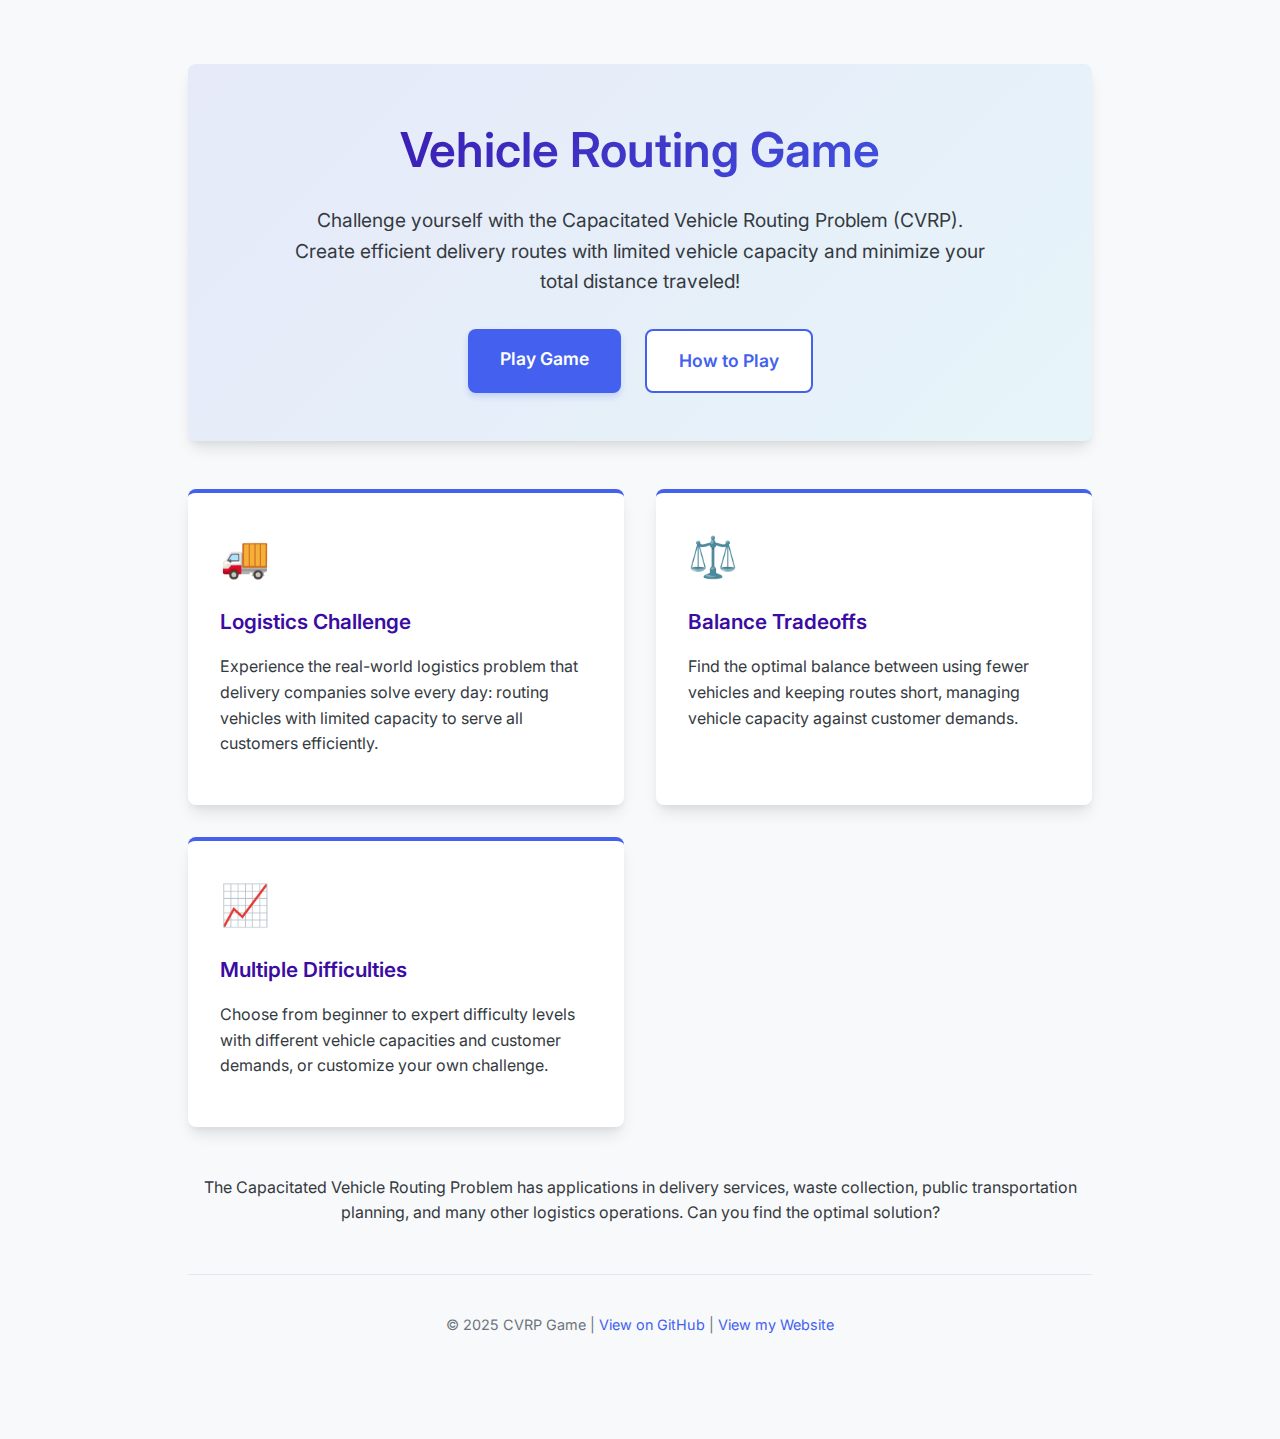
<file: index.html>
<!DOCTYPE html>
<html lang="en">

<head>
    <meta charset="UTF-8">
    <meta name="viewport" content="width=device-width, initial-scale=1.0, maximum-scale=1.0, user-scalable=no">
    <meta name="description"
        content="Interactive Capacitated Vehicle Routing Problem game - optimize delivery routes with limited vehicle capacity">
    <meta name="theme-color" content="#4361ee">
    <title>CVRP Game - Vehicle Routing Puzzle</title>
    <link rel="stylesheet" href="assets/css/modern-style.css">
    <link rel="stylesheet" href="assets/css/mobile-enhancements.css">
    <link rel="preconnect" href="https://fonts.googleapis.com">
    <link rel="preconnect" href="https://fonts.gstatic.com" crossorigin>
    <link href="https://fonts.googleapis.com/css2?family=Inter:wght@400;500;600;700&display=swap" rel="stylesheet">
    <link rel="icon"
        href="data:image/svg+xml,<svg xmlns=%22http://www.w3.org/2000/svg%22 viewBox=%220 0 100 100%22><text y=%22.9em%22 font-size=%2290%22>🚚</text></svg>">
    <style>
        /* Landing page specific styles */
        .landing-container {
            max-width: 1000px;
            margin: 0 auto;
            padding: 2rem 1.5rem;
            text-align: center;
        }

        .hero {
            background: linear-gradient(135deg, rgba(67, 97, 238, 0.1) 0%, rgba(76, 201, 240, 0.1) 100%);
            border-radius: var(--border-radius);
            padding: 3rem 2rem;
            margin-bottom: 2rem;
            box-shadow: var(--card-shadow);
            animation: fadeIn 0.8s ease-out;
        }

        .hero h1 {
            font-size: 3rem;
            margin-bottom: 1rem;
        }

        .hero p {
            font-size: 1.2rem;
            max-width: 700px;
            margin: 0 auto 2rem auto;
            color: var(--text-color);
            line-height: 1.6;
        }

        .hero-buttons {
            display: flex;
            justify-content: center;
            gap: 1.5rem;
            margin-top: 2rem;
            flex-wrap: wrap;
        }

        .btn-primary {
            background-color: var(--primary-color);
            color: white;
            font-size: 1.1rem;
            padding: 1rem 2rem;
            border: none;
            border-radius: var(--border-radius);
            cursor: pointer;
            text-decoration: none;
            display: inline-block;
            font-weight: 600;
            transition: all var(--transition-speed);
            box-shadow: 0 4px 6px rgba(67, 97, 238, 0.2);
        }

        .btn-primary:hover {
            background-color: var(--primary-dark);
            transform: translateY(-3px);
            box-shadow: 0 7px 10px rgba(67, 97, 238, 0.3);
        }

        .btn-secondary {
            background-color: white;
            color: var(--primary-color);
            font-size: 1.1rem;
            padding: 1rem 2rem;
            border: 2px solid var(--primary-color);
            border-radius: var(--border-radius);
            cursor: pointer;
            text-decoration: none;
            display: inline-block;
            font-weight: 600;
            transition: all var(--transition-speed);
        }

        .btn-secondary:hover {
            background-color: var(--light-bg);
            transform: translateY(-3px);
            box-shadow: 0 4px 6px rgba(0, 0, 0, 0.1);
        }

        .features {
            display: grid;
            grid-template-columns: repeat(auto-fit, minmax(300px, 1fr));
            gap: 2rem;
            margin: 3rem 0;
        }

        .feature-card {
            background-color: white;
            border-radius: var(--border-radius);
            padding: 2rem;
            box-shadow: var(--card-shadow);
            transition: all var(--transition-speed);
            border-top: 4px solid var(--primary-color);
            text-align: left;
        }

        .feature-card:hover {
            transform: translateY(-5px);
            box-shadow: 0 12px 20px rgba(0, 0, 0, 0.1);
        }

        .feature-card h3 {
            color: var(--primary-dark);
            margin-bottom: 1rem;
            font-size: 1.3rem;
        }

        .feature-icon {
            font-size: 2.5rem;
            margin-bottom: 1rem;
            display: inline-block;
        }

        .demo-gif {
            max-width: 100%;
            border-radius: var(--border-radius);
            box-shadow: var(--card-shadow);
            margin: 2rem 0;
            border: 1px solid #e2e8f0;
        }

        @keyframes fadeIn {
            from {
                opacity: 0;
                transform: translateY(20px);
            }

            to {
                opacity: 1;
                transform: translateY(0);
            }
        }

        /* Mobile adjustments */
        @media (max-width: 768px) {
            .hero {
                padding: 2rem 1rem;
            }

            .hero h1 {
                font-size: 2.2rem;
            }

            .hero p {
                font-size: 1rem;
            }

            .btn-primary,
            .btn-secondary {
                width: 100%;
                margin-bottom: 0.5rem;
                padding: 0.9rem 1rem;
            }

            .hero-buttons {
                flex-direction: column;
                gap: 1rem;
            }

            .feature-card {
                padding: 1.5rem;
            }
        }
    </style>
</head>

<body>
    <div class="landing-container">
        <div class="hero">
            <h1>Vehicle Routing Game</h1>
            <p>Challenge yourself with the Capacitated Vehicle Routing Problem (CVRP). Create efficient delivery routes
                with limited vehicle capacity and minimize your total distance traveled!</p>

            <div class="hero-buttons">
                <a href="game.html" class="btn-primary">Play Game</a>
                <a href="how-to-play.html" class="btn-secondary">How to Play</a>
            </div>
        </div>

        <div class="features">
            <div class="feature-card">
                <div class="feature-icon">🚚</div>
                <h3>Logistics Challenge</h3>
                <p>Experience the real-world logistics problem that delivery companies solve every day: routing vehicles
                    with limited capacity to serve all customers efficiently.</p>
            </div>

            <div class="feature-card">
                <div class="feature-icon">⚖️</div>
                <h3>Balance Tradeoffs</h3>
                <p>Find the optimal balance between using fewer vehicles and keeping routes short, managing vehicle
                    capacity against customer demands.</p>
            </div>

            <div class="feature-card">
                <div class="feature-icon">📈</div>
                <h3>Multiple Difficulties</h3>
                <p>Choose from beginner to expert difficulty levels with different vehicle capacities and customer
                    demands, or customize your own challenge.</p>
            </div>
        </div>

        <p>The Capacitated Vehicle Routing Problem has applications in delivery services, waste collection, public
            transportation planning, and many other logistics operations. Can you find the optimal solution?</p>

        <footer>
            <p>© 2025 CVRP Game | <a href="https://github.com/jpjj/cvrp_game" target="_blank" rel="noopener">View on
                    GitHub</a> |
                <a href="https://jpjj.github.io" target="_blank" rel="noopener">View my Website</a>
            </p>
        </footer>
    </div>
</body>

</html>
</file>
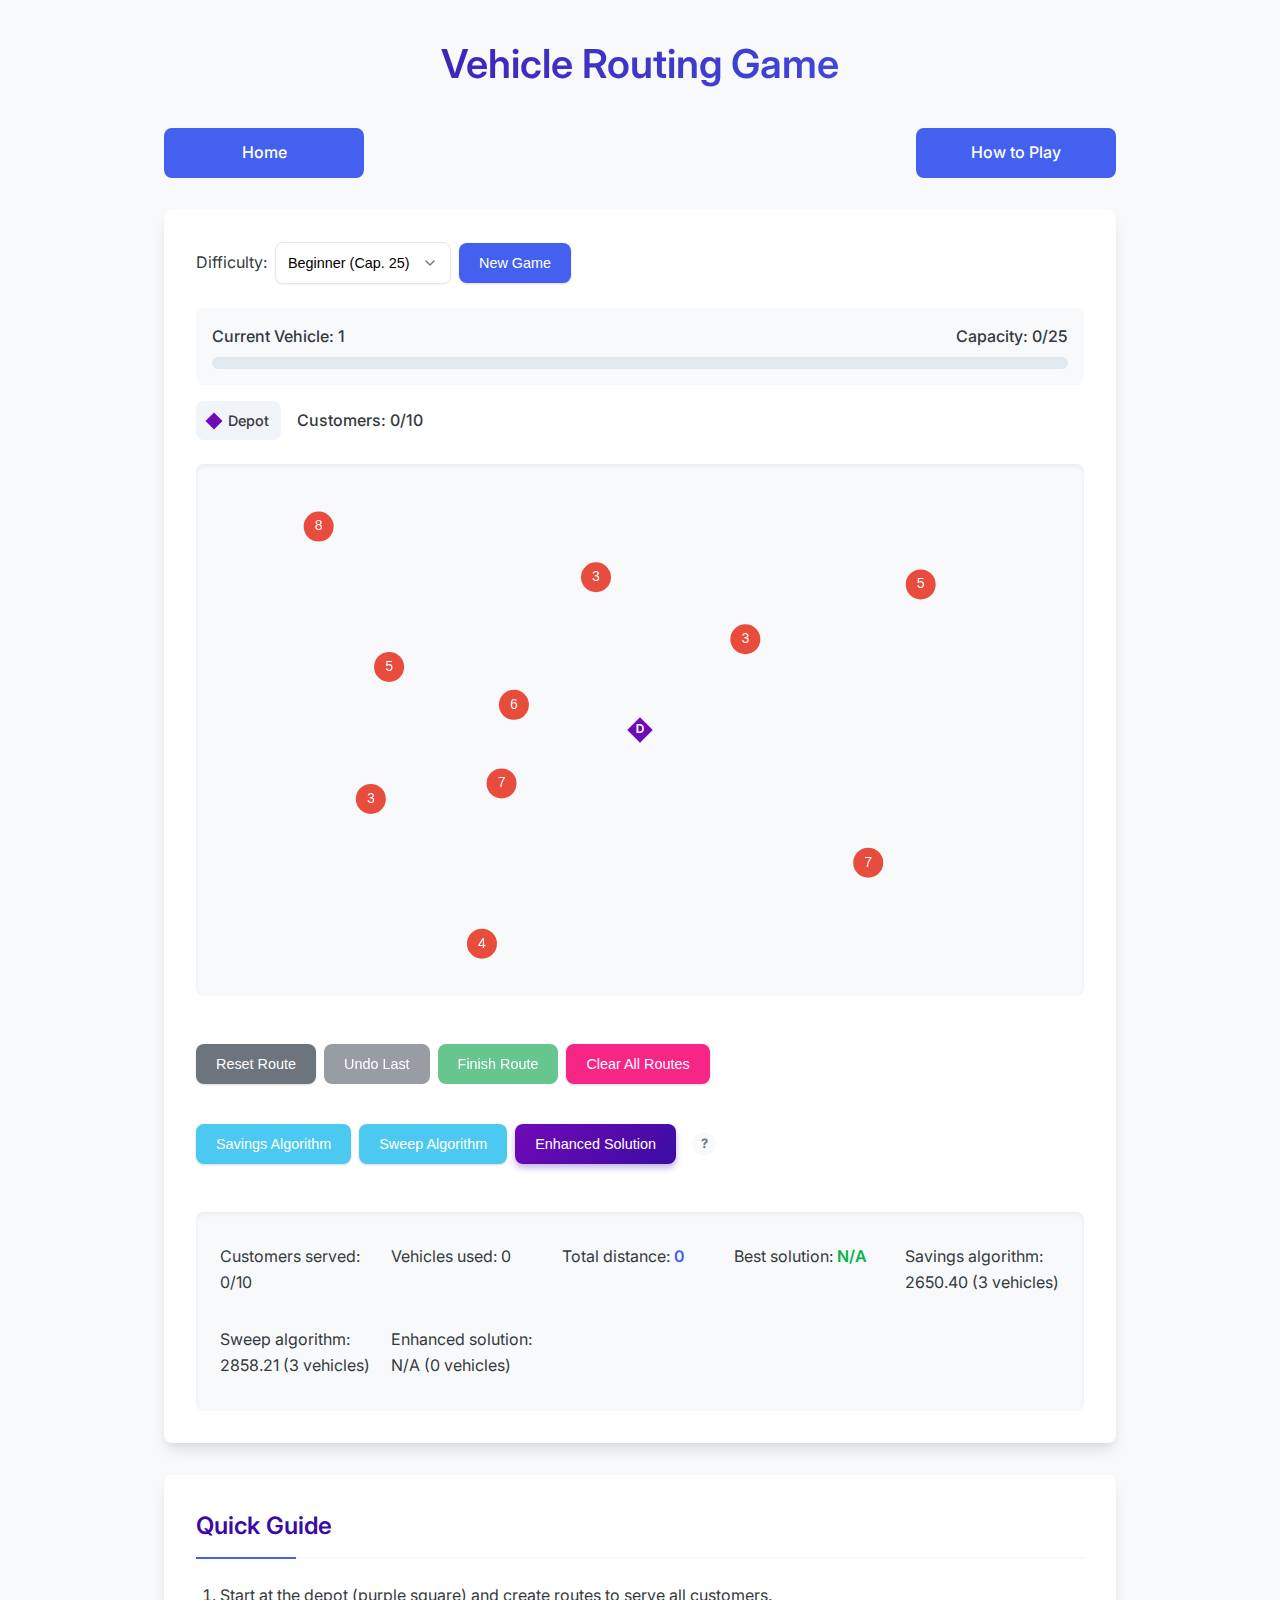
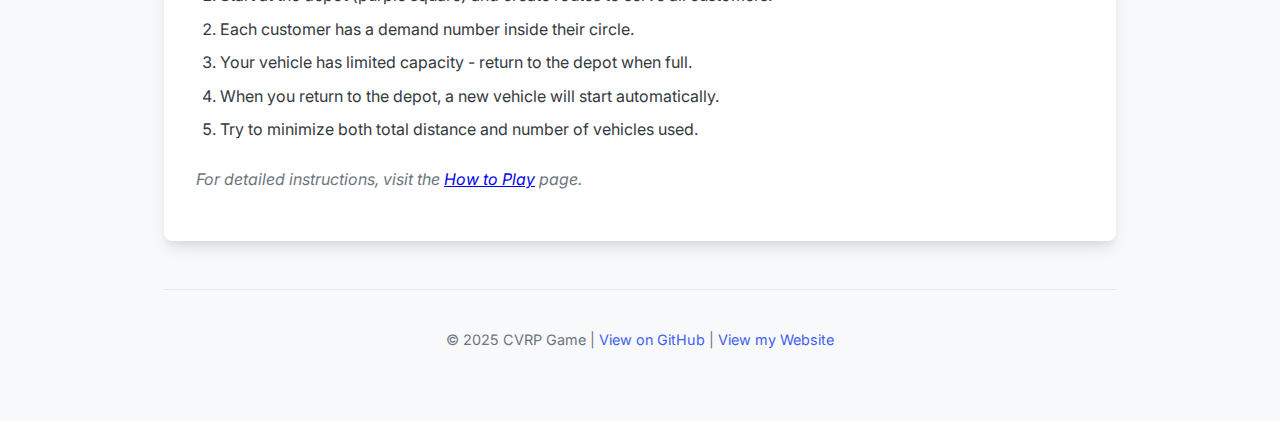
<file: game.html>
<!DOCTYPE html>
<html lang="en">

<head>
  <meta charset="UTF-8">
  <meta name="viewport" content="width=device-width, initial-scale=1.0, maximum-scale=1.0, user-scalable=no">
  <meta name="description"
    content="Interactive Capacitated Vehicle Routing Problem game - optimize delivery routes with limited vehicle capacity">
  <meta name="theme-color" content="#4361ee">
  <title>CVRP Game - Vehicle Routing Puzzle</title>
  <link rel="stylesheet" href="assets/css/modern-style.css">
  <link rel="stylesheet" href="assets/css/mobile-enhancements.css">
  <link rel="preconnect" href="https://fonts.googleapis.com">
  <link rel="preconnect" href="https://fonts.gstatic.com" crossorigin>
  <link href="https://fonts.googleapis.com/css2?family=Inter:wght@400;500;600;700&display=swap" rel="stylesheet">
  <link rel="icon"
    href="data:image/svg+xml,<svg xmlns=%22http://www.w3.org/2000/svg%22 viewBox=%220 0 100 100%22><text y=%22.9em%22 font-size=%2290%22>🚚</text></svg>">
  <style>
    /* Game-specific navigation */
    .nav-buttons {
      display: flex;
      justify-content: space-between;
      margin-bottom: 2rem;
      gap: 1rem;
      flex-wrap: wrap;
    }

    .nav-button {
      background-color: var(--primary-color);
      color: white;
      padding: 0.75rem 1.5rem;
      border: none;
      border-radius: var(--border-radius);
      cursor: pointer;
      text-decoration: none;
      font-weight: 500;
      transition: all var(--transition-speed);
      flex-grow: 1;
      text-align: center;
      max-width: 200px;
    }

    .nav-button:hover {
      background-color: var(--primary-dark);
      transform: translateY(-2px);
      box-shadow: 0 4px 6px rgba(0, 0, 0, 0.1);
    }

    /* Capacity bar styles */
    .capacity-container {
      margin: 1rem 0;
      background-color: var(--light-bg);
      padding: 1rem;
      border-radius: var(--border-radius);
    }

    .capacity-label {
      display: flex;
      justify-content: space-between;
      margin-bottom: 0.5rem;
      font-weight: 500;
    }

    .capacity-bar {
      height: 12px;
      background-color: #e2e8f0;
      border-radius: 6px;
      overflow: hidden;
      position: relative;
    }

    .capacity-fill {
      height: 100%;
      background: linear-gradient(to right, #4cc9f0, #4361ee);
      border-radius: 6px;
      transition: width 0.3s ease;
    }

    /* Vehicle counter styles */
    .vehicle-counter {
      display: inline-flex;
      align-items: center;
      justify-content: center;
      background-color: var(--primary-color);
      color: white;
      border-radius: 50%;
      width: 24px;
      height: 24px;
      margin-left: 8px;
      font-weight: bold;
      font-size: 0.9rem;
    }

    /* Route information styles */
    .route-info {
      display: flex;
      flex-wrap: wrap;
      gap: 1rem;
      margin: 1rem 0;
    }

    .route-card {
      background-color: var(--light-bg);
      padding: 0.75rem 1rem;
      border-radius: var(--border-radius);
      display: flex;
      align-items: center;
      font-size: 0.9rem;
    }

    .route-color {
      width: 12px;
      height: 12px;
      border-radius: 50%;
      margin-right: 8px;
    }

    /* Depot indicator styles */
    .depot-indicator {
      display: inline-flex;
      align-items: center;
      background-color: #f1f5f9;
      padding: 0.5rem 0.75rem;
      border-radius: var(--border-radius);
      font-size: 0.9rem;
      margin-right: 1rem;
    }

    .depot-symbol {
      display: inline-block;
      width: 12px;
      height: 12px;
      background-color: #7209b7;
      transform: rotate(45deg);
      margin-right: 8px;
    }

    /* Tour completion modal styles */
    .modal-overlay {
      display: none;
      position: fixed;
      top: 0;
      left: 0;
      width: 100%;
      height: 100%;
      background-color: rgba(0, 0, 0, 0.5);
      z-index: 1000;
      justify-content: center;
      align-items: center;
      backdrop-filter: blur(3px);
      animation: fadeIn 0.3s ease;
    }

    .modal-content {
      background-color: white;
      border-radius: var(--border-radius);
      box-shadow: 0 15px 30px rgba(0, 0, 0, 0.15);
      max-width: 500px;
      width: 90%;
      max-height: 90vh;
      overflow-y: auto;
      position: relative;
      animation: slideUp 0.4s ease;
    }

    .modal-header {
      padding: 1.5rem;
      border-bottom: 1px solid #e2e8f0;
      background: linear-gradient(135deg, var(--primary-dark) 0%, var(--primary-color) 100%);
      color: white;
      border-radius: var(--border-radius) var(--border-radius) 0 0;
      text-align: center;
    }

    .modal-header h2 {
      margin: 0;
      color: white;
      font-weight: 600;
    }

    .modal-body {
      padding: 1.5rem;
    }

    .modal-footer {
      padding: 1rem 1.5rem;
      border-top: 1px solid #e2e8f0;
      display: flex;
      justify-content: space-between;
      gap: 1rem;
    }

    .modal-btn {
      padding: 0.75rem 1.25rem;
      border-radius: var(--border-radius);
      border: none;
      font-weight: 500;
      cursor: pointer;
      transition: all var(--transition-speed);
      flex: 1;
    }

    .primary-btn {
      background-color: var(--primary-color);
      color: white;
    }

    .primary-btn:hover {
      background-color: var(--primary-dark);
      transform: translateY(-2px);
      box-shadow: 0 4px 6px rgba(0, 0, 0, 0.1);
    }

    .secondary-btn {
      background-color: var(--light-bg);
      color: var(--text-color);
    }

    .secondary-btn:hover {
      background-color: #e2e8f0;
      transform: translateY(-2px);
      box-shadow: 0 4px 6px rgba(0, 0, 0, 0.1);
    }

    .modal-close {
      position: absolute;
      top: 1rem;
      right: 1.5rem;
      color: white;
      font-size: 1.5rem;
      font-weight: bold;
      cursor: pointer;
      transition: all var(--transition-speed);
      z-index: 10;
    }

    .modal-close:hover {
      transform: scale(1.1);
    }

    .result-summary {
      text-align: center;
      margin-bottom: 1.5rem;
      padding: 1rem;
      background-color: var(--light-bg);
      border-radius: var(--border-radius);
    }

    .highlight-value {
      font-size: 1.2rem;
      font-weight: 600;
      color: var(--primary-dark);
    }

    .rankings-container {
      margin-bottom: 1.5rem;
    }

    .rankings-container h3 {
      text-align: center;
      margin-bottom: 1rem;
      color: var(--primary-dark);
      position: relative;
    }

    .rankings-container h3::after {
      content: '';
      position: absolute;
      bottom: -4px;
      left: 50%;
      transform: translateX(-50%);
      width: 80px;
      height: 2px;
      background-color: var(--primary-color);
    }

    .rankings {
      display: flex;
      flex-direction: column;
      gap: 0.75rem;
    }

    .ranking-item {
      display: flex;
      justify-content: space-between;
      align-items: center;
      padding: 0.75rem 1rem;
      border-radius: var(--border-radius);
      transition: transform var(--transition-speed);
    }

    .rank-1 {
      background-color: rgba(255, 215, 0, 0.15);
      border-left: 4px solid gold;
    }

    .rank-2 {
      background-color: rgba(192, 192, 192, 0.15);
      border-left: 4px solid silver;
    }

    .rank-3 {
      background-color: rgba(205, 127, 50, 0.15);
      border-left: 4px solid #cd7f32;
    }

    .rank-4 {
      background-color: rgba(108, 117, 125, 0.1);
      border-left: 4px solid #6c757d;
    }

    .ranking-item:hover {
      transform: translateX(5px);
    }

    .ranking-name {
      display: flex;
      align-items: center;
      gap: 0.5rem;
      font-weight: 500;
    }

    .medal {
      font-size: 1.2rem;
    }

    .ranking-value {
      font-weight: 600;
    }

    .you {
      color: var(--primary-color);
    }

    .completion-message {
      text-align: center;
      margin-top: 1.5rem;
      padding: 1rem;
      border-radius: var(--border-radius);
      background-color: var(--light-bg);
      font-weight: 500;
    }

    @keyframes fadeIn {
      from {
        opacity: 0;
      }

      to {
        opacity: 1;
      }
    }

    @keyframes slideUp {
      from {
        transform: translateY(30px);
        opacity: 0;
      }

      to {
        transform: translateY(0);
        opacity: 1;
      }
    }

    /* Mobile responsiveness */
    @media (max-width: 480px) {
      .modal-content {
        width: 95%;
      }

      .modal-header {
        padding: 1rem;
      }

      .modal-body {
        padding: 1rem;
      }

      .modal-footer {
        flex-direction: column;
      }
    }
  </style>
</head>

<body>
  <h1>Vehicle Routing Game</h1>
  <div class="nav-buttons">
    <a href="index.html" class="nav-button">Home</a>
    <a href="how-to-play.html" class="nav-button">How to Play</a>
  </div>
  <div class="game-container">
    <div class="control-group">
      <label for="difficulty-select">Difficulty:</label>
      <select id="difficulty-select" aria-label="Select difficulty level">
        <option value="beginner" selected>Beginner (Cap. 25)</option>
        <option value="medium">Medium (Cap. 50)</option>
        <option value="hard">Hard (Cap. 100)</option>
        <option value="expert">Expert (Cap. 200)</option>
        <option value="custom">Custom</option>
      </select>
      <button id="new-game-btn" aria-label="Start new game">New Game</button>

      <div id="custom-settings-container" style="display: none;">
        <label for="custom-capacity">Vehicle capacity:</label>
        <input type="number" id="custom-capacity" min="10" max="500" value="50" aria-label="Custom vehicle capacity">

        <label for="custom-locations">Number of customers:</label>
        <input type="number" id="custom-locations" min="5" max="50" value="15"
          aria-label="Custom number of customer locations">
      </div>
    </div>

    <div class="capacity-container">
      <div class="capacity-label">
        <span>Current Vehicle: <span id="vehicle-number">1</span></span>
        <span>Capacity: <span id="current-load">0</span>/<span id="max-capacity">25</span></span>
      </div>
      <div class="capacity-bar">
        <div class="capacity-fill" style="width: 0%"></div>
      </div>
    </div>

    <div class="location-info">
      <span class="depot-indicator"><span class="depot-symbol"></span>Depot</span>
      <span>Customers: <span id="customers-visited">0</span>/<span id="total-customers">10</span></span>
    </div>

    <canvas id="cvrp-canvas" width="700" height="400" aria-label="Game board with locations to connect"
      role="img"></canvas>

    <div class="route-info" id="route-info">
      <!-- Routes will be added here dynamically -->
    </div>

    <div class="controls">
      <div class="control-group">
        <button id="reset-route-btn" aria-label="Reset current route">Reset Route</button>
        <button id="undo-btn" disabled aria-label="Undo last location selection">Undo Last</button>
        <button id="finish-route-btn" disabled aria-label="Finish current route">Finish Route</button>
        <button id="clear-all-btn" aria-label="Clear all routes">Clear All Routes</button>
      </div>

      <div class="control-group">
        <button id="savings-btn" title="Clarke-Wright savings algorithm"
          aria-label="Show savings algorithm solution">Savings Algorithm</button>
        <button id="sweep-btn" title="Angle-based sweep algorithm" aria-label="Show sweep algorithm solution">Sweep
          Algorithm</button>
        <button id="enhanced-btn" title="Combined optimization techniques" aria-label="Show enhanced solution">Enhanced
          Solution</button>
        <span class="tooltip" role="button" tabindex="0" aria-label="Information about enhanced solution">?
          <span class="tooltip-text">The Enhanced Solution combines multiple techniques: Clarke-Wright Savings, local
            search, and route improvements to find a high-quality solution.</span>
        </span>
      </div>
    </div>

    <div class="stats" aria-live="polite">
      <p>Customers served: <span id="customers-served">0</span>/<span id="total-customers-stat">10</span></p>
      <p>Vehicles used: <span id="vehicles-used">0</span></p>
      <p>Total distance: <span id="total-distance" class="current-path">0</span></p>
      <p>Best solution: <span id="best-distance" class="best-path">N/A</span></p>
      <p>Savings algorithm: <span id="savings-distance">N/A</span> (<span id="savings-vehicles">0</span> vehicles)</p>
      <p>Sweep algorithm: <span id="sweep-distance">N/A</span> (<span id="sweep-vehicles">0</span> vehicles)</p>
      <p>Enhanced solution: <span id="enhanced-distance">N/A</span> (<span id="enhanced-vehicles">0</span> vehicles)</p>
    </div>
  </div>

  <div class="game-instructions">
    <h2>Quick Guide</h2>
    <ol>
      <li>Start at the depot (purple square) and create routes to serve all customers.</li>
      <li>Each customer has a demand number inside their circle.</li>
      <li>Your vehicle has limited capacity - return to the depot when full.</li>
      <li>When you return to the depot, a new vehicle will start automatically.</li>
      <li>Try to minimize both total distance and number of vehicles used.</li>
    </ol>
    <p>For detailed instructions, visit the <a href="how-to-play.html">How to Play</a> page.</p>
  </div>

  <footer>
    <p>© 2025 CVRP Game | <a href="https://github.com/jpjj/cvrp_game" target="_blank" rel="noopener">View on
                    GitHub</a> |
    <a href="https://jpjj.github.io" target="_blank" rel="noopener">View my Website</a>
  </footer>

  <!-- Tour Completion Modal -->
  <div id="completion-modal" class="modal-overlay">
    <div class="modal-content">
      <span class="modal-close">&times;</span>

      <div class="modal-header">
        <h2>All Customers Served! 🎉</h2>
      </div>

      <div class="modal-body">
        <div class="result-summary">
          <p>Total distance: <span id="final-distance" class="highlight-value"></span></p>
          <p>Vehicles used: <span id="final-vehicles" class="highlight-value"></span></p>
        </div>

        <div class="rankings-container">
          <h3>Rankings</h3>
          <div class="rankings" id="rankings-list">
            <!-- Rankings will be populated via JavaScript -->
          </div>
        </div>

        <div class="completion-message" id="completion-message">
          <!-- Message will be populated via JavaScript -->
        </div>
      </div>

      <div class="modal-footer">
        <button id="try-again-btn" class="modal-btn primary-btn">Try Again</button>
        <button id="new-locations-btn" class="modal-btn secondary-btn">New Locations</button>
      </div>
    </div>
  </div>

  <!-- Note the "type=module" which enables ES modules -->
  <script type="module" src="assets/js/main.js"></script>
</body>

</html>
</file>
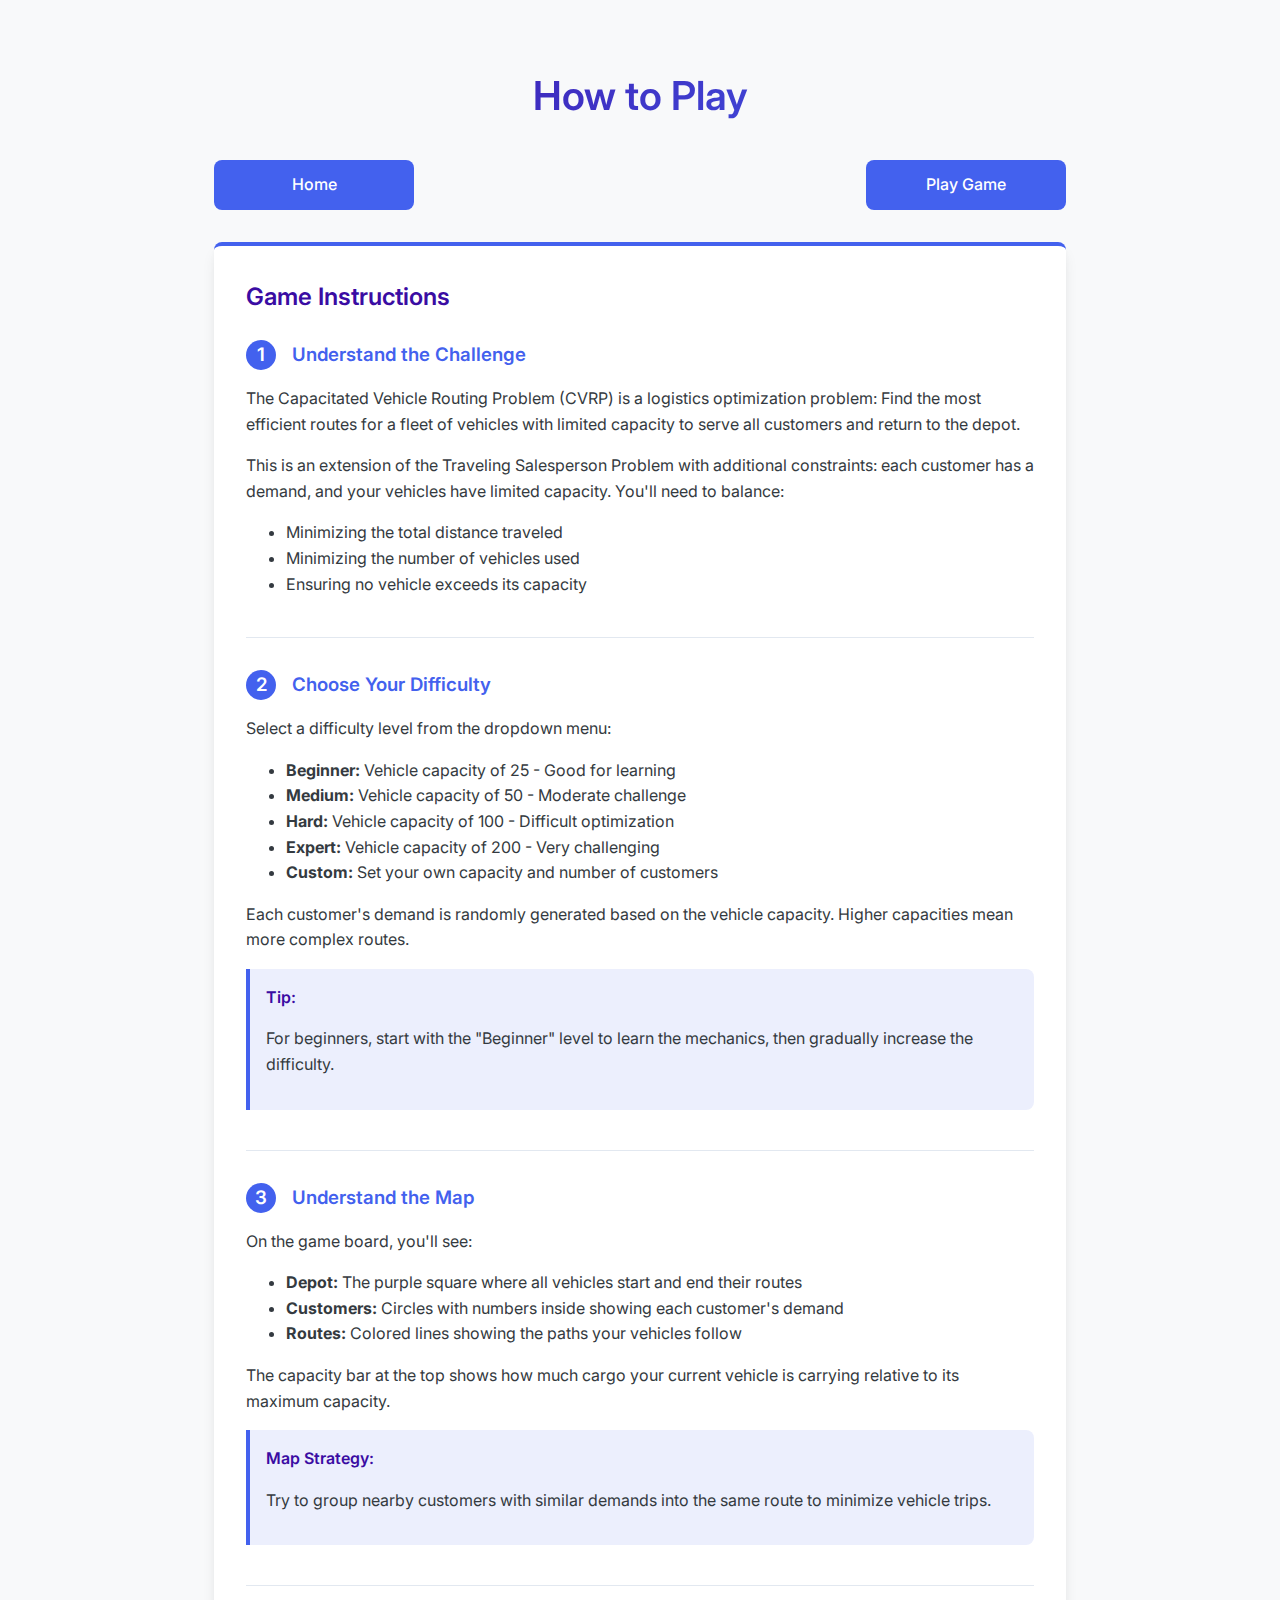
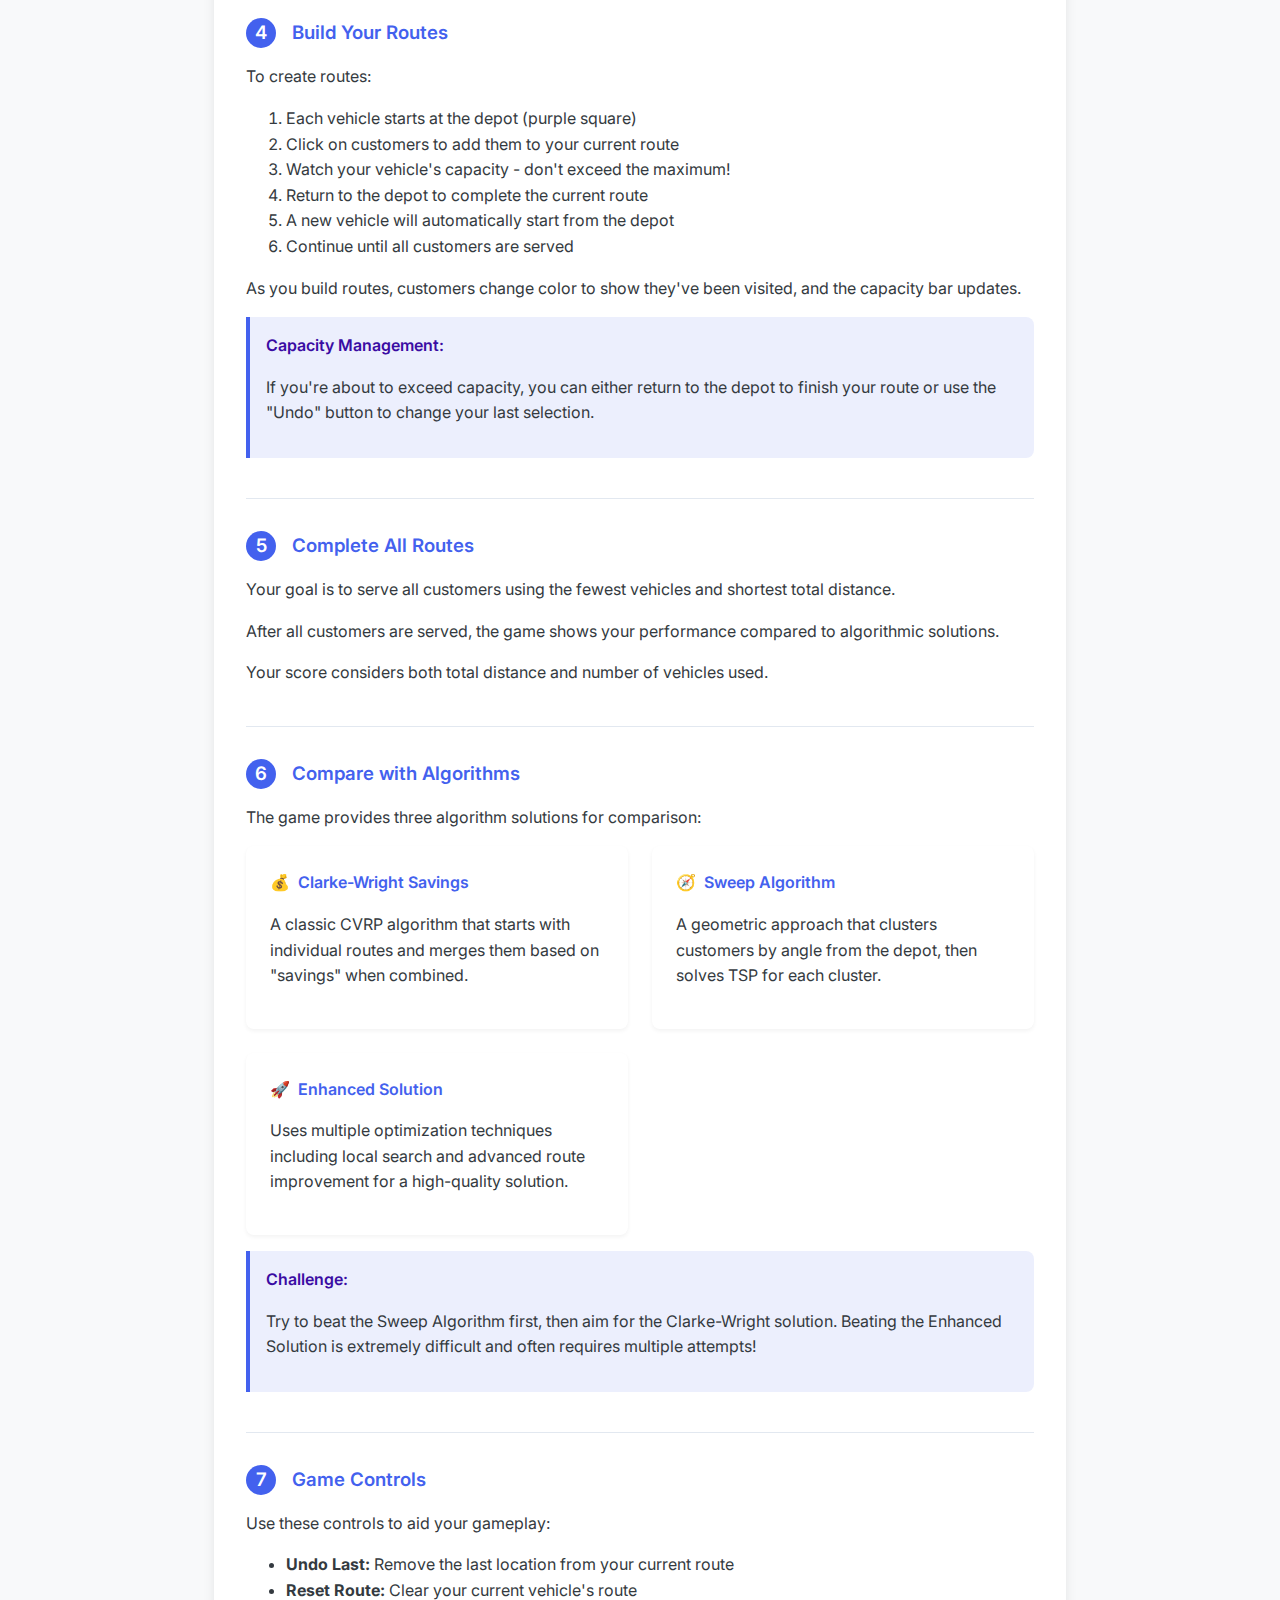
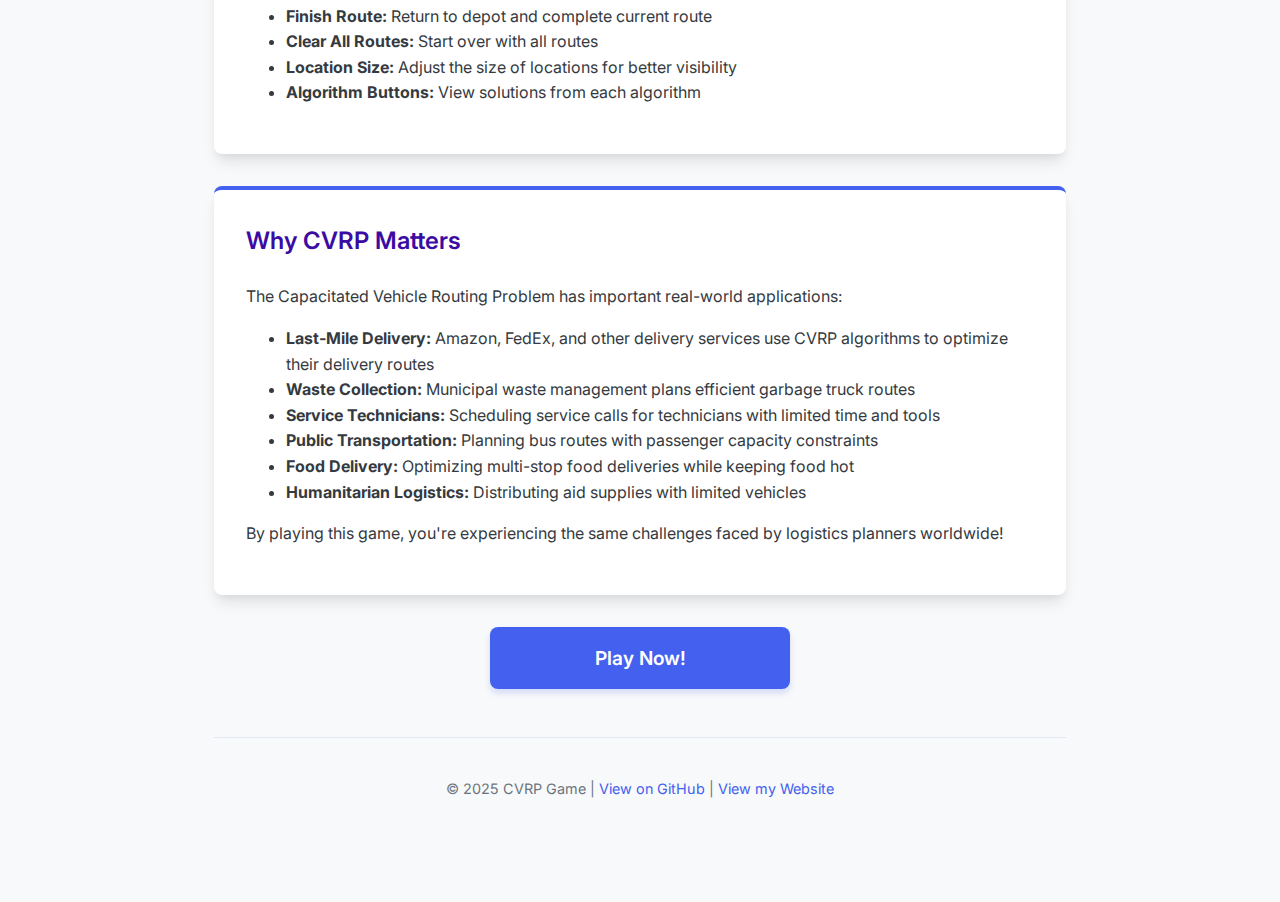
<file: how-to-play.html>
<!DOCTYPE html>
<html lang="en">

<head>
    <meta charset="UTF-8">
    <meta name="viewport" content="width=device-width, initial-scale=1.0, maximum-scale=1.0, user-scalable=no">
    <meta name="description" content="Learn how to play the Capacitated Vehicle Routing Problem game">
    <meta name="theme-color" content="#4361ee">
    <title>How to Play - CVRP Game</title>
    <link rel="stylesheet" href="assets/css/modern-style.css">
    <link rel="stylesheet" href="assets/css/mobile-enhancements.css">
    <link rel="preconnect" href="https://fonts.googleapis.com">
    <link rel="preconnect" href="https://fonts.gstatic.com" crossorigin>
    <link href="https://fonts.googleapis.com/css2?family=Inter:wght@400;500;600;700&display=swap" rel="stylesheet">
    <link rel="icon"
        href="data:image/svg+xml,<svg xmlns=%22http://www.w3.org/2000/svg%22 viewBox=%220 0 100 100%22><text y=%22.9em%22 font-size=%2290%22>🚚</text></svg>">
    <style>
        /* How to Play specific styles */
        .how-to-play-container {
            max-width: 900px;
            margin: 0 auto;
            padding: 2rem 1.5rem;
        }

        .nav-buttons {
            display: flex;
            justify-content: space-between;
            margin-bottom: 2rem;
            gap: 1rem;
            flex-wrap: wrap;
        }

        .nav-button {
            background-color: var(--primary-color);
            color: white;
            padding: 0.75rem 1.5rem;
            border: none;
            border-radius: var(--border-radius);
            cursor: pointer;
            text-decoration: none;
            font-weight: 500;
            transition: all var(--transition-speed);
            flex-grow: 1;
            text-align: center;
            max-width: 200px;
        }

        .nav-button:hover {
            background-color: var(--primary-dark);
            transform: translateY(-2px);
            box-shadow: 0 4px 6px rgba(0, 0, 0, 0.1);
        }

        .instructions-card {
            background-color: white;
            border-radius: var(--border-radius);
            padding: 2rem;
            box-shadow: var(--card-shadow);
            margin-bottom: 2rem;
            border-top: 4px solid var(--primary-color);
        }

        .instructions-card h2 {
            color: var(--primary-dark);
            margin-bottom: 1.5rem;
        }

        .step {
            margin-bottom: 2rem;
            padding-bottom: 1.5rem;
            border-bottom: 1px solid #e2e8f0;
        }

        .step:last-child {
            border-bottom: none;
            margin-bottom: 0;
            padding-bottom: 0;
        }

        .step h3 {
            display: flex;
            align-items: center;
            margin-bottom: 1rem;
            color: var(--primary-color);
        }

        .step-number {
            display: inline-flex;
            justify-content: center;
            align-items: center;
            width: 30px;
            height: 30px;
            background-color: var(--primary-color);
            color: white;
            border-radius: 50%;
            margin-right: 1rem;
            font-weight: 600;
        }

        .step img {
            max-width: 100%;
            border-radius: var(--border-radius);
            box-shadow: 0 2px 4px rgba(0, 0, 0, 0.1);
            margin: 1rem 0;
            border: 1px solid #e2e8f0;
        }

        .tip {
            background-color: rgba(67, 97, 238, 0.1);
            border-left: 4px solid var(--primary-color);
            padding: 1rem;
            margin: 1rem 0;
            border-radius: 0 var(--border-radius) var(--border-radius) 0;
        }

        .tip-title {
            font-weight: 600;
            color: var(--primary-dark);
            margin-bottom: 0.5rem;
        }

        .algorithm-box {
            margin-top: 2rem;
            background-color: var(--light-bg);
            padding: 1.5rem;
            border-radius: var(--border-radius);
        }

        .algorithm-box h3 {
            color: var(--primary-dark);
            margin-bottom: 1rem;
        }

        .algorithm-grid {
            display: grid;
            grid-template-columns: repeat(auto-fit, minmax(250px, 1fr));
            gap: 1.5rem;
        }

        .algorithm-card {
            background-color: white;
            padding: 1.5rem;
            border-radius: var(--border-radius);
            box-shadow: 0 2px 4px rgba(0, 0, 0, 0.05);
        }

        .algorithm-card h4 {
            color: var(--primary-color);
            margin-bottom: 0.5rem;
            display: flex;
            align-items: center;
        }

        .algorithm-icon {
            display: inline-block;
            margin-right: 0.5rem;
        }

        .play-now-btn {
            display: block;
            background-color: var(--primary-color);
            color: white;
            text-decoration: none;
            text-align: center;
            padding: 1rem 2rem;
            border-radius: var(--border-radius);
            font-weight: 600;
            font-size: 1.2rem;
            margin: 2rem auto;
            max-width: 300px;
            transition: all var(--transition-speed);
            box-shadow: 0 4px 6px rgba(67, 97, 238, 0.2);
        }

        .play-now-btn:hover {
            background-color: var(--primary-dark);
            transform: translateY(-3px);
            box-shadow: 0 6px 10px rgba(67, 97, 238, 0.3);
        }

        /* Mobile adjustments */
        @media (max-width: 768px) {
            .nav-buttons {
                justify-content: center;
            }

            .nav-button {
                flex-grow: 1;
                max-width: none;
            }

            .step h3 {
                font-size: 1.1rem;
            }

            .instructions-card {
                padding: 1.5rem;
            }

            .algorithm-card {
                padding: 1rem;
            }
        }
    </style>
</head>

<body>
    <div class="how-to-play-container">
        <h1>How to Play</h1>

        <div class="nav-buttons">
            <a href="index.html" class="nav-button">Home</a>
            <a href="game.html" class="nav-button">Play Game</a>
        </div>

        <div class="instructions-card">
            <h2>Game Instructions</h2>

            <div class="step">
                <h3><span class="step-number">1</span> Understand the Challenge</h3>
                <p>The Capacitated Vehicle Routing Problem (CVRP) is a logistics optimization problem: Find the most
                    efficient routes for a fleet of vehicles with limited capacity to serve all customers and return to
                    the depot.</p>
                <p>This is an extension of the Traveling Salesperson Problem with additional constraints: each customer
                    has a demand, and your vehicles have limited capacity. You'll need to balance:</p>
                <ul>
                    <li>Minimizing the total distance traveled</li>
                    <li>Minimizing the number of vehicles used</li>
                    <li>Ensuring no vehicle exceeds its capacity</li>
                </ul>
            </div>

            <div class="step">
                <h3><span class="step-number">2</span> Choose Your Difficulty</h3>
                <p>Select a difficulty level from the dropdown menu:</p>
                <ul>
                    <li><strong>Beginner:</strong> Vehicle capacity of 25 - Good for learning</li>
                    <li><strong>Medium:</strong> Vehicle capacity of 50 - Moderate challenge</li>
                    <li><strong>Hard:</strong> Vehicle capacity of 100 - Difficult optimization</li>
                    <li><strong>Expert:</strong> Vehicle capacity of 200 - Very challenging</li>
                    <li><strong>Custom:</strong> Set your own capacity and number of customers</li>
                </ul>
                <p>Each customer's demand is randomly generated based on the vehicle capacity. Higher capacities mean
                    more complex routes.</p>

                <div class="tip">
                    <div class="tip-title">Tip:</div>
                    <p>For beginners, start with the "Beginner" level to learn the mechanics, then gradually increase
                        the difficulty.</p>
                </div>
            </div>

            <div class="step">
                <h3><span class="step-number">3</span> Understand the Map</h3>
                <p>On the game board, you'll see:</p>
                <ul>
                    <li><strong>Depot:</strong> The purple square where all vehicles start and end their routes</li>
                    <li><strong>Customers:</strong> Circles with numbers inside showing each customer's demand</li>
                    <li><strong>Routes:</strong> Colored lines showing the paths your vehicles follow</li>
                </ul>
                <p>The capacity bar at the top shows how much cargo your current vehicle is carrying relative to its
                    maximum capacity.</p>

                <div class="tip">
                    <div class="tip-title">Map Strategy:</div>
                    <p>Try to group nearby customers with similar demands into the same route to minimize vehicle trips.
                    </p>
                </div>
            </div>

            <div class="step">
                <h3><span class="step-number">4</span> Build Your Routes</h3>
                <p>To create routes:</p>
                <ol>
                    <li>Each vehicle starts at the depot (purple square)</li>
                    <li>Click on customers to add them to your current route</li>
                    <li>Watch your vehicle's capacity - don't exceed the maximum!</li>
                    <li>Return to the depot to complete the current route</li>
                    <li>A new vehicle will automatically start from the depot</li>
                    <li>Continue until all customers are served</li>
                </ol>
                <p>As you build routes, customers change color to show they've been visited, and the capacity bar
                    updates.</p>

                <div class="tip">
                    <div class="tip-title">Capacity Management:</div>
                    <p>If you're about to exceed capacity, you can either return to the depot to finish your route or
                        use the "Undo" button to change your last selection.</p>
                </div>
            </div>

            <div class="step">
                <h3><span class="step-number">5</span> Complete All Routes</h3>
                <p>Your goal is to serve all customers using the fewest vehicles and shortest total distance.</p>
                <p>After all customers are served, the game shows your performance compared to algorithmic solutions.
                </p>
                <p>Your score considers both total distance and number of vehicles used.</p>
            </div>

            <div class="step">
                <h3><span class="step-number">6</span> Compare with Algorithms</h3>
                <p>The game provides three algorithm solutions for comparison:</p>

                <div class="algorithm-grid">
                    <div class="algorithm-card">
                        <h4><span class="algorithm-icon">💰</span> Clarke-Wright Savings</h4>
                        <p>A classic CVRP algorithm that starts with individual routes and merges them based on
                            "savings" when combined.</p>
                    </div>

                    <div class="algorithm-card">
                        <h4><span class="algorithm-icon">🧭</span> Sweep Algorithm</h4>
                        <p>A geometric approach that clusters customers by angle from the depot, then solves TSP for
                            each cluster.</p>
                    </div>

                    <div class="algorithm-card">
                        <h4><span class="algorithm-icon">🚀</span> Enhanced Solution</h4>
                        <p>Uses multiple optimization techniques including local search and advanced route improvement
                            for a high-quality solution.</p>
                    </div>
                </div>

                <div class="tip">
                    <div class="tip-title">Challenge:</div>
                    <p>Try to beat the Sweep Algorithm first, then aim for the Clarke-Wright solution. Beating the
                        Enhanced Solution is extremely difficult and often requires multiple attempts!</p>
                </div>
            </div>

            <div class="step">
                <h3><span class="step-number">7</span> Game Controls</h3>
                <p>Use these controls to aid your gameplay:</p>
                <ul>
                    <li><strong>Undo Last:</strong> Remove the last location from your current route</li>
                    <li><strong>Reset Route:</strong> Clear your current vehicle's route</li>
                    <li><strong>Finish Route:</strong> Return to depot and complete current route</li>
                    <li><strong>Clear All Routes:</strong> Start over with all routes</li>
                    <li><strong>Location Size:</strong> Adjust the size of locations for better visibility</li>
                    <li><strong>Algorithm Buttons:</strong> View solutions from each algorithm</li>
                </ul>
            </div>
        </div>

        <div class="instructions-card">
            <h2>Why CVRP Matters</h2>
            <p>The Capacitated Vehicle Routing Problem has important real-world applications:</p>
            <ul>
                <li><strong>Last-Mile Delivery:</strong> Amazon, FedEx, and other delivery services use CVRP algorithms
                    to optimize their delivery routes</li>
                <li><strong>Waste Collection:</strong> Municipal waste management plans efficient garbage truck routes
                </li>
                <li><strong>Service Technicians:</strong> Scheduling service calls for technicians with limited time and
                    tools</li>
                <li><strong>Public Transportation:</strong> Planning bus routes with passenger capacity constraints</li>
                <li><strong>Food Delivery:</strong> Optimizing multi-stop food deliveries while keeping food hot</li>
                <li><strong>Humanitarian Logistics:</strong> Distributing aid supplies with limited vehicles</li>
            </ul>
            <p>By playing this game, you're experiencing the same challenges faced by logistics planners worldwide!</p>
        </div>

        <a href="game.html" class="play-now-btn">Play Now!</a>

        <footer>
           <p>© 2025 CVRP Game | <a href="https://github.com/jpjj/cvrp_game" target="_blank" rel="noopener">View on
                    GitHub</a> |
           <a href="https://jpjj.github.io" target="_blank" rel="noopener">View my Website</a>
        </footer>
    </div>
</body>

</html>
</file>
<file: assets/css/modern-style.css>
/* 
 * Modern CVRP Game Styles
 * A clean, contemporary design for the Vehicle Routing Game
 */

:root {
    --primary-color: #4361ee;
    --primary-light: #4895ef;
    --primary-dark: #3a0ca3;
    --success-color: #4cc9f0;
    --warning-color: #f72585;
    --light-bg: #f8f9fa;
    --dark-bg: #212529;
    --text-color: #343a40;
    --text-light: #6c757d;
    --card-shadow: 0 10px 15px -3px rgba(0, 0, 0, 0.1), 0 4px 6px -2px rgba(0, 0, 0, 0.05);
    --transition-speed: 0.3s;
    --border-radius: 8px;
    --font-main: 'Inter', -apple-system, BlinkMacSystemFont, 'Segoe UI', Roboto, Oxygen, Ubuntu, Cantarell, 'Open Sans', 'Helvetica Neue', sans-serif;

    /* CVRP specific colors */
    --depot-color: #7209b7;
    --unserved-color: #e74c3c;
    --served-color: #3498db;
    --current-route-color: #27ae60;
    --route-colors: #3498db, #e67e22, #9b59b6, #27ae60, #f1c40f, #e74c3c, #1abc9c, #34495e, #d35400, #8e44ad;
}

/* Base styles */
html {
    box-sizing: border-box;
    font-size: 16px;
}

*,
*:before,
*:after {
    box-sizing: inherit;
}

body {
    font-family: var(--font-main);
    max-width: 1000px;
    margin: 0 auto;
    padding: 2rem 1.5rem;
    background-color: var(--light-bg);
    color: var(--text-color);
    line-height: 1.6;
    font-weight: 400;
}

h1,
h2,
h3,
h4,
h5,
h6 {
    margin-top: 0;
    margin-bottom: 1rem;
    font-weight: 600;
    color: var(--dark-bg);
}

h1 {
    text-align: center;
    margin-bottom: 2rem;
    font-size: 2.5rem;
    background: linear-gradient(135deg, var(--primary-dark) 0%, var(--primary-color) 100%);
    -webkit-background-clip: text;
    -webkit-text-fill-color: transparent;
    background-clip: text;
    text-fill-color: transparent;
}

/* Game container */
.game-container {
    background-color: white;
    border-radius: var(--border-radius);
    box-shadow: var(--card-shadow);
    padding: 2rem;
    margin-bottom: 2rem;
    transition: transform var(--transition-speed), box-shadow var(--transition-speed);
}

.game-container:hover {
    transform: translateY(-5px);
    box-shadow: 0 20px 25px -5px rgba(0, 0, 0, 0.1), 0 10px 10px -5px rgba(0, 0, 0, 0.04);
}

canvas {
    display: block;
    margin: 1.5rem auto;
    background-color: var(--light-bg);
    border-radius: var(--border-radius);
    box-shadow: inset 0 2px 4px 0 rgba(0, 0, 0, 0.06);
    transition: box-shadow var(--transition-speed);
}

canvas:hover {
    box-shadow: inset 0 2px 8px 0 rgba(0, 0, 0, 0.1);
}

/* Controls and inputs */
.controls {
    display: flex;
    justify-content: space-between;
    margin-top: 1.5rem;
    flex-wrap: wrap;
    gap: 1rem;
}

.control-group {
    margin-bottom: 1.5rem;
    display: flex;
    flex-wrap: wrap;
    gap: 0.5rem;
    align-items: center;
}

button {
    background-color: var(--primary-color);
    color: white;
    border: none;
    padding: 0.75rem 1.25rem;
    border-radius: var(--border-radius);
    cursor: pointer;
    font-size: 0.9rem;
    font-weight: 500;
    transition: all var(--transition-speed);
    box-shadow: 0 1px 3px 0 rgba(0, 0, 0, 0.1), 0 1px 2px 0 rgba(0, 0, 0, 0.06);
}

button:hover {
    background-color: var(--primary-dark);
    transform: translateY(-2px);
    box-shadow: 0 4px 6px -1px rgba(0, 0, 0, 0.1), 0 2px 4px -1px rgba(0, 0, 0, 0.06);
}

button:active {
    transform: translateY(0);
}

button:focus {
    outline: 2px solid var(--primary-light);
    outline-offset: 2px;
}

button:disabled {
    background-color: var(--text-light);
    cursor: not-allowed;
    transform: none;
    box-shadow: none;
    opacity: 0.7;
}

#reset-route-btn {
    background-color: var(--text-light);
}

#reset-route-btn:hover {
    background-color: var(--text-color);
}

#clear-all-btn {
    background-color: var(--warning-color);
}

#clear-all-btn:hover {
    background-color: #e5116c;
}

#savings-btn,
#sweep-btn {
    background-color: var(--success-color);
}

#savings-btn:hover,
#sweep-btn:hover {
    background-color: #25b0d8;
}

#enhanced-btn {
    background-color: #7209b7;
    background-image: linear-gradient(135deg, #7209b7 0%, #3a0ca3 100%);
    color: white;
    font-weight: 500;
    box-shadow: 0 4px 6px rgba(58, 12, 163, 0.3);
}

#enhanced-btn:hover {
    background-color: #560bad;
    background-image: linear-gradient(135deg, #560bad 0%, #3a0ca3 100%);
    transform: translateY(-2px);
    box-shadow: 0 6px 10px rgba(58, 12, 163, 0.4);
}

#finish-route-btn {
    background-color: #27ae60;
}

#finish-route-btn:hover {
    background-color: #219653;
}

#difficulty-select {
    padding: 0.75rem;
    border-radius: var(--border-radius);
    border: 1px solid #e2e8f0;
    background-color: white;
    font-size: 0.9rem;
    box-shadow: 0 1px 2px 0 rgba(0, 0, 0, 0.05);
    transition: border-color var(--transition-speed), box-shadow var(--transition-speed);
    -webkit-appearance: none;
    -moz-appearance: none;
    appearance: none;
    background-image: url("data:image/svg+xml,%3Csvg xmlns='http://www.w3.org/2000/svg' width='16' height='16' viewBox='0 0 24 24' fill='none' stroke='%236c757d' stroke-width='2' stroke-linecap='round' stroke-linejoin='round'%3E%3Cpolyline points='6 9 12 15 18 9'%3E%3C/polyline%3E%3C/svg%3E");
    background-repeat: no-repeat;
    background-position: right 0.75rem center;
    background-size: 1rem;
    padding-right: 2.5rem;
}

#difficulty-select:focus,
#custom-capacity:focus,
#custom-locations:focus {
    outline: none;
    border-color: var(--primary-light);
    box-shadow: 0 0 0 3px rgba(66, 153, 225, 0.25);
}

#custom-capacity,
#custom-locations {
    padding: 0.75rem;
    border-radius: var(--border-radius);
    border: 1px solid #e2e8f0;
    font-size: 0.9rem;
    width: 5rem;
    transition: border-color var(--transition-speed), box-shadow var(--transition-speed);
}

/* Custom settings container */
#custom-settings-container {
    display: flex;
    flex-wrap: wrap;
    gap: 1rem;
    padding: 1rem;
    background-color: var(--light-bg);
    border-radius: var(--border-radius);
    margin-top: 1rem;
    align-items: center;
}

#custom-settings-container label {
    margin-right: 0.5rem;
    white-space: nowrap;
}

/* Slider styles */
.slider-container {
    display: flex;
    align-items: center;
    margin: 1.5rem 0;
    background-color: var(--light-bg);
    padding: 1rem;
    border-radius: var(--border-radius);
}

.slider-container label {
    margin-right: 1rem;
    font-weight: 500;
    color: var(--text-color);
    min-width: 120px;
}

input[type="range"] {
    flex-grow: 1;
    height: 6px;
    -webkit-appearance: none;
    margin: 10px 0;
    background: #e2e8f0;
    border-radius: 5px;
    background-image: linear-gradient(to right, var(--primary-color), var(--primary-light));
    background-size: 50% 100%;
    background-repeat: no-repeat;
}

input[type="range"]::-webkit-slider-thumb {
    -webkit-appearance: none;
    height: 20px;
    width: 20px;
    border-radius: 50%;
    background: white;
    box-shadow: 0 0 4px rgba(0, 0, 0, 0.2);
    cursor: pointer;
    transition: all var(--transition-speed);
}

input[type="range"]::-webkit-slider-thumb:hover {
    background: var(--primary-light);
    transform: scale(1.1);
}

input[type="range"]:focus {
    outline: none;
}

.value-display {
    margin-left: 1rem;
    min-width: 2.5rem;
    text-align: center;
    background: var(--primary-color);
    color: white;
    padding: 0.3rem 0.6rem;
    border-radius: 20px;
    font-size: 0.85rem;
    font-weight: 500;
}

/* Location information */
.location-info {
    display: flex;
    align-items: center;
    margin-bottom: 1rem;
    font-weight: 500;
}

/* Stats display */
.stats {
    margin-top: 1.5rem;
    padding: 1.5rem;
    background-color: var(--light-bg);
    border-radius: var(--border-radius);
    display: grid;
    grid-template-columns: repeat(auto-fit, minmax(150px, 1fr));
    gap: 1rem;
    box-shadow: inset 0 2px 4px 0 rgba(0, 0, 0, 0.06);
}

.stats p {
    margin: 0.5rem 0;
}

.best-path {
    color: #07b44d;
    font-weight: 600;
}

.current-path {
    color: var(--primary-color);
    font-weight: 600;
}

/* Game instructions */
.game-instructions {
    margin-top: 2rem;
    background-color: white;
    padding: 2rem;
    border-radius: var(--border-radius);
    box-shadow: var(--card-shadow);
}

.game-instructions h2 {
    color: var(--primary-dark);
    border-bottom: 2px solid var(--light-bg);
    padding-bottom: 0.75rem;
    margin-bottom: 1.5rem;
    position: relative;
}

.game-instructions h2::after {
    content: '';
    position: absolute;
    bottom: -2px;
    left: 0;
    width: 100px;
    height: 2px;
    background-color: var(--primary-color);
}

.game-instructions ol {
    padding-left: 1.5rem;
}

.game-instructions li {
    margin-bottom: 0.5rem;
}

.game-instructions p:last-child {
    margin-top: 1.5rem;
    font-style: italic;
    color: var(--text-light);
}

/* Tooltip */
.tooltip {
    position: relative;
    display: inline-flex;
    align-items: center;
    justify-content: center;
    margin-left: 0.5rem;
    cursor: help;
    width: 1.5rem;
    height: 1.5rem;
    background-color: var(--light-bg);
    color: var(--text-light);
    border-radius: 50%;
    font-size: 0.8rem;
    font-weight: bold;
    transition: all var(--transition-speed);
}

.tooltip:hover {
    background-color: var(--primary-light);
    color: white;
}

.tooltip .tooltip-text {
    visibility: hidden;
    width: 250px;
    background-color: var(--dark-bg);
    color: white;
    text-align: center;
    border-radius: var(--border-radius);
    padding: 0.75rem 1rem;
    position: absolute;
    z-index: 1;
    bottom: 150%;
    left: 50%;
    margin-left: -125px;
    opacity: 0;
    transition: opacity var(--transition-speed);
    box-shadow: var(--card-shadow);
    font-weight: normal;
    font-size: 0.85rem;
    pointer-events: none;
}

.tooltip .tooltip-text::after {
    content: "";
    position: absolute;
    top: 100%;
    left: 50%;
    margin-left: -5px;
    border-width: 5px;
    border-style: solid;
    border-color: var(--dark-bg) transparent transparent transparent;
}

.tooltip:hover .tooltip-text {
    visibility: visible;
    opacity: 1;
}

/* Footer */
footer {
    text-align: center;
    margin-top: 3rem;
    color: var(--text-light);
    font-size: 0.9rem;
    padding: 1.5rem 0;
    border-top: 1px solid #e2e8f0;
}

footer a {
    color: var(--primary-color);
    text-decoration: none;
    transition: color var(--transition-speed);
}

footer a:hover {
    color: var(--primary-dark);
    text-decoration: underline;
}

/* Responsive design */
@media (max-width: 768px) {
    .controls {
        flex-direction: column;
    }

    .control-group {
        width: 100%;
    }

    canvas {
        width: 100%;
        height: auto;
    }

    h1 {
        font-size: 2rem;
    }

    .game-container,
    .game-instructions {
        padding: 1.5rem;
    }

    .stats {
        grid-template-columns: 1fr;
    }
}
</file>
<file: assets/css/mobile-enhancements.css>
/* Mobile-first enhancements for CVRP Game */

/* Base mobile styles (small screens) */
@media (max-width: 480px) {

    /* Layout */
    body {
        padding: 1rem 0.75rem;
    }

    /* Typography */
    h1 {
        font-size: 1.75rem;
        margin-bottom: 0.5rem;
    }

    h2 {
        font-size: 1.2rem;
        text-align: center;
        margin-bottom: 1.5rem;
    }

    /* Game container */
    .game-container {
        padding: 1rem;
    }

    /* Controls */
    button {
        padding: 0.8rem 1rem;
        margin-bottom: 0.5rem;
        min-width: 100%;
        font-size: 1rem;
    }

    .control-group {
        flex-direction: column;
        width: 100%;
    }

    #difficulty-select {
        width: 100%;
        padding: 0.8rem;
        margin-bottom: 0.5rem;
        font-size: 1rem;
    }

    /* Canvas */
    canvas {
        width: 100% !important;
        height: auto !important;
        touch-action: manipulation;
        /* Prevents double-tap to zoom */
    }

    /* Stats and UI components */
    .stats {
        grid-template-columns: 1fr;
        padding: 1rem;
        font-size: 0.9rem;
    }

    /* Custom settings controls */
    #custom-settings-container {
        flex-direction: column;
        align-items: flex-start;
        padding: 1rem;
    }

    #custom-settings-container label {
        margin-bottom: 0.5rem;
        width: 100%;
    }

    #custom-capacity,
    #custom-locations {
        width: 100%;
    }

    /* Capacity display */
    .capacity-container {
        padding: 0.75rem;
    }

    .capacity-label {
        font-size: 0.9rem;
    }

    /* Route information */
    .route-info {
        flex-direction: column;
        gap: 0.5rem;
    }

    .route-card {
        width: 100%;
    }

    /* Location information */
    .location-info {
        flex-direction: column;
        align-items: flex-start;
        gap: 0.5rem;
    }

    .depot-indicator {
        margin-bottom: 0.5rem;
    }

    /* Slider styles */
    .slider-container {
        flex-direction: column;
        align-items: flex-start;
        margin: 15px 0;
        padding: 0.75rem;
    }

    .slider-container label {
        margin-right: 0;
        margin-bottom: 0.5rem;
        min-width: auto;
        width: 100%;
    }

    input[type="range"] {
        width: 100%;
        margin: 0.5rem 0;
    }

    .value-display {
        align-self: flex-end;
    }
}

/* Medium-sized mobile devices */
@media (min-width: 481px) and (max-width: 767px) {
    body {
        padding: 1.5rem 1rem;
    }

    h1 {
        font-size: 2rem;
    }

    /* Two-column button layout */
    .control-group {
        display: grid;
        grid-template-columns: 1fr 1fr;
        gap: 0.5rem;
        width: 100%;
    }

    button {
        padding: 0.75rem 1rem;
        min-width: auto;
    }

    #difficulty-select,
    #new-game-btn {
        grid-column: span 2;
    }

    /* Route info in two columns */
    .route-info {
        display: grid;
        grid-template-columns: 1fr 1fr;
        gap: 0.5rem;
    }
}

/* All mobile devices (up to tablet) */
@media (max-width: 767px) {

    /* Touch optimizations */
    .tooltip {
        width: 2rem;
        height: 2rem;
    }

    /* Typography and spacing */
    .game-instructions li {
        margin-bottom: 0.75rem;
    }

    footer {
        margin-top: 2rem;
        padding: 1rem 0;
    }

    /* Performance optimizations */
    canvas {
        image-rendering: optimizeSpeed;
        image-rendering: -moz-crisp-edges;
        image-rendering: -webkit-optimize-contrast;
        image-rendering: optimize-contrast;
    }

    /* Disable hover effects */
    .game-container:hover {
        transform: none;
        box-shadow: var(--card-shadow);
    }

    /* Loading indicator */
    .loading-indicator {
        font-size: 1rem;
        padding: 1rem !important;
        width: 80%;
        text-align: center;
    }

    /* Tooltip styles */
    .tooltip .tooltip-text {
        width: 260px;
        max-width: 85vw;
        font-size: 0.9rem;
        padding: 1rem;
        left: 50%;
        transform: translateX(-50%);
        text-align: left;
        line-height: 1.4;
        word-wrap: break-word;
    }

    /* Modal adjustments */
    .modal-overlay {
        padding: 0 1rem;
    }

    .modal-content {
        max-height: 85vh;
    }

    .modal-header {
        padding: 1rem;
    }

    .modal-body {
        padding: 1rem;
    }

    .modal-footer {
        padding: 0.75rem 1rem;
    }
}

/* Touch-friendly styles (all devices) */
.location-hover {
    cursor: pointer;
}

.tooltip:hover .tooltip-text {
    visibility: visible;
    opacity: 1;
}

/* iOS form element fixes */
input,
select,
button {
    -webkit-appearance: none;
    border-radius: var(--border-radius);
}

/* Loading animation */
@keyframes pulse {
    0% {
        opacity: 0.5;
    }

    50% {
        opacity: 1;
    }

    100% {
        opacity: 0.5;
    }
}

.loading-indicator {
    animation: pulse 1.5s infinite ease-in-out;
    box-shadow: 0 4px 6px rgba(0, 0, 0, 0.1);
}
</file>
